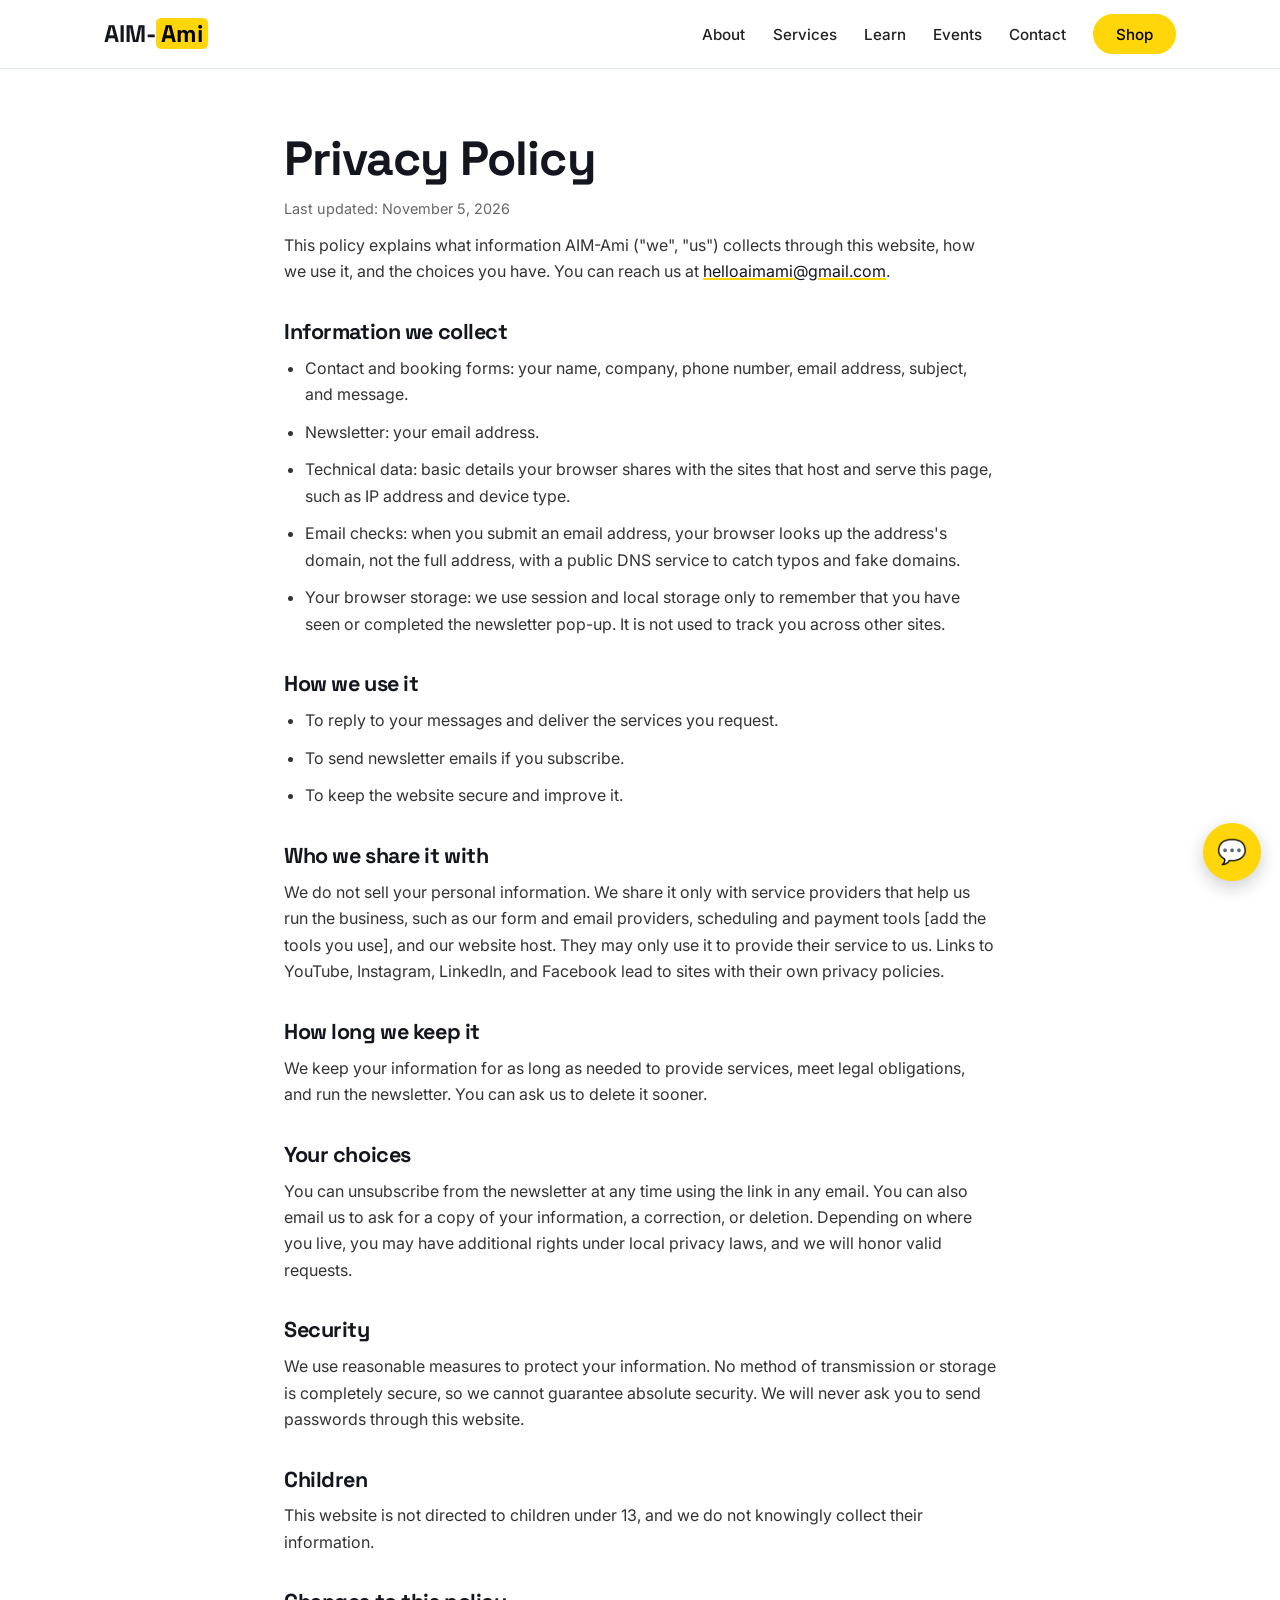
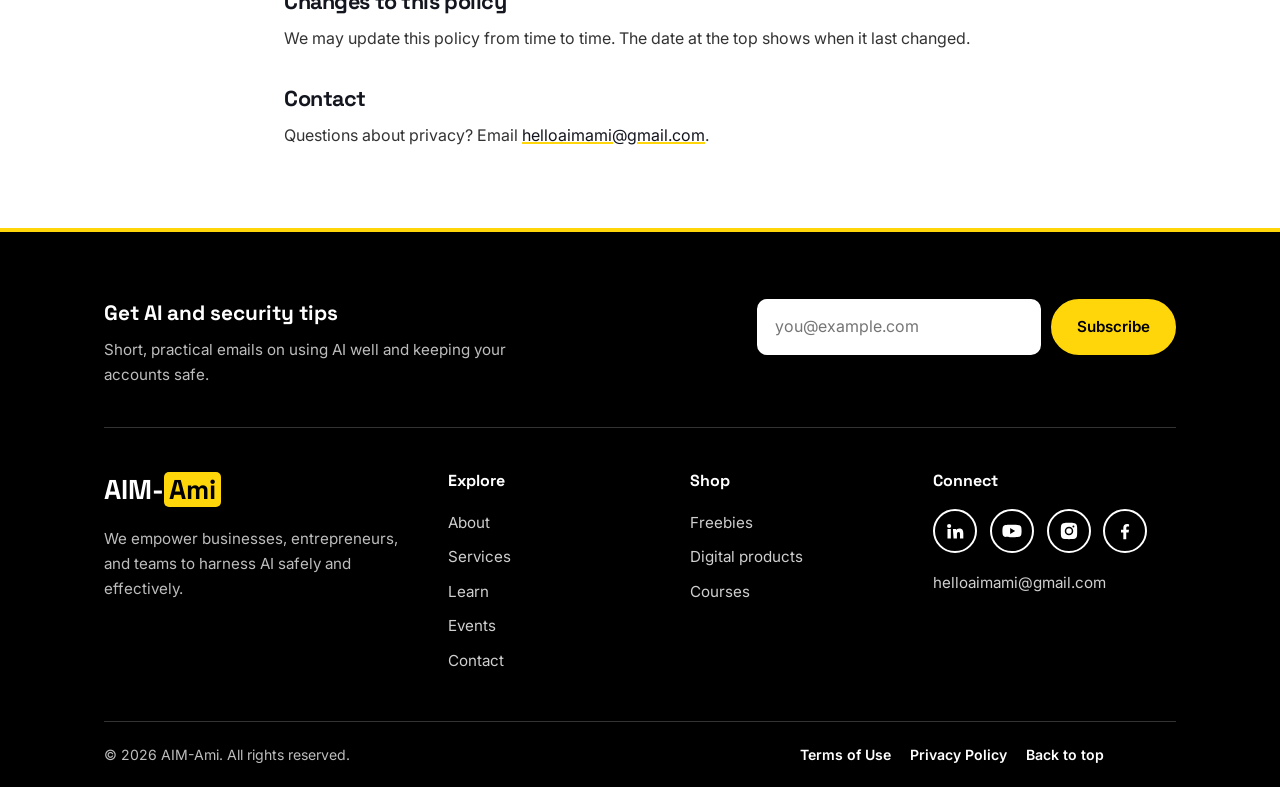
<file: privacy.html>
<!DOCTYPE html>
<html lang="en"><head><meta charset="utf-8"><meta name="viewport" content="width=device-width,initial-scale=1">
<title>Privacy Policy | AIM-Ami</title><meta name="description" content="How AIM-Ami collects, uses, and protects your information.">
<link rel="preconnect" href="https://fonts.googleapis.com"><link rel="preconnect" href="https://fonts.gstatic.com" crossorigin>
<link href="https://fonts.googleapis.com/css2?family=Inter:wght@400;500;600&family=Space+Grotesk:wght@500;700&display=swap" rel="stylesheet">
<link rel="stylesheet" href="styles.css"></head><body><header class="nav"><div class="wrap">
  <a class="logo" href="index.html">AIM-<b>Ami</b><i></i></a>
  <button class="burger" aria-label="Menu" aria-expanded="false">&#9776;</button>
  <ul class="links"><li><a href="index.html#about">About</a></li><li><a href="index.html#services">Services</a></li><li><a href="index.html#learn">Learn</a></li><li><a href="index.html#events">Events</a></li><li><a href="index.html#contact">Contact</a></li><li><a class="btn shop" href="shop.html">Shop</a></li></ul>
</div></header><main id="top"><div class="wrap legal"><h1>Privacy Policy</h1><p class="upd">Last updated: November 5, 2026</p>
<!-- PLACEHOLDER: this is a starter template. Have a lawyer review it and fill in the bracketed items before launch -->

<p>This policy explains what information AIM-Ami ("we", "us") collects through this website, how we use it, and the choices you have. You can reach us at <a href="mailto:helloaimami@gmail.com">helloaimami@gmail.com</a>.</p>
<h2>Information we collect</h2>
<ul><li>Contact and booking forms: your name, company, phone number, email address, subject, and message.</li>
<li>Newsletter: your email address.</li>
<li>Technical data: basic details your browser shares with the sites that host and serve this page, such as IP address and device type.</li>
<li>Email checks: when you submit an email address, your browser looks up the address's domain, not the full address, with a public DNS service to catch typos and fake domains.</li>
<li>Your browser storage: we use session and local storage only to remember that you have seen or completed the newsletter pop-up. It is not used to track you across other sites.</li></ul>
<h2>How we use it</h2>
<ul><li>To reply to your messages and deliver the services you request.</li>
<li>To send newsletter emails if you subscribe.</li>
<li>To keep the website secure and improve it.</li></ul>
<h2>Who we share it with</h2>
<p>We do not sell your personal information. We share it only with service providers that help us run the business, such as our form and email providers, scheduling and payment tools [add the tools you use], and our website host. They may only use it to provide their service to us. Links to YouTube, Instagram, LinkedIn, and Facebook lead to sites with their own privacy policies.</p>
<h2>How long we keep it</h2>
<p>We keep your information for as long as needed to provide services, meet legal obligations, and run the newsletter. You can ask us to delete it sooner.</p>
<h2>Your choices</h2>
<p>You can unsubscribe from the newsletter at any time using the link in any email. You can also email us to ask for a copy of your information, a correction, or deletion. Depending on where you live, you may have additional rights under local privacy laws, and we will honor valid requests.</p>
<h2>Security</h2>
<p>We use reasonable measures to protect your information. No method of transmission or storage is completely secure, so we cannot guarantee absolute security. We will never ask you to send passwords through this website.</p>
<h2>Children</h2>
<p>This website is not directed to children under 13, and we do not knowingly collect their information.</p>
<h2>Changes to this policy</h2>
<p>We may update this policy from time to time. The date at the top shows when it last changed.</p>
<h2>Contact</h2>
<p>Questions about privacy? Email <a href="mailto:helloaimami@gmail.com">helloaimami@gmail.com</a>.</p></div></main><footer><div class="wrap">
  <div class="fnl">
    <div><h4>Get AI and security tips</h4><p>Short, practical emails on using AI well and keeping your accounts safe.</p></div>
    <div class="fnl-r">
      <form class="nl-form" action="https://formspree.io/f/mqppokrp" method="POST"><label class="sr" for="fnl-email">Email</label><input id="fnl-email" type="email" name="email" required placeholder="you@example.com" autocomplete="email"><input type="hidden" name="_subject" value="Newsletter sign-up"><input class="hp" type="text" name="_gotcha" tabindex="-1" autocomplete="off" aria-hidden="true"><button class="btn" type="submit">Subscribe</button></form>
      <p class="nl-status" role="status"></p></div>
  </div>
  <div class="fgrid">
    <div><a class="logo" href="index.html#about">AIM-<b>Ami</b><i></i></a><p>We empower businesses, entrepreneurs, and teams to harness AI safely and effectively.</p></div>
    <div><h4>Explore</h4><ul><li><a href="index.html#about">About</a></li><li><a href="index.html#services">Services</a></li><li><a href="index.html#learn">Learn</a></li><li><a href="index.html#events">Events</a></li><li><a href="index.html#contact">Contact</a></li></ul></div>
    <div><h4>Shop</h4><ul><li><a href="shop.html#freebies">Freebies</a></li><li><a href="shop.html#products">Digital products</a></li><li><a href="shop.html#courses">Courses</a></li></ul></div>
    <div><h4>Connect</h4><div class="social"><a href="https://www.linkedin.com/in/jaydeep-sodhi/" aria-label="LinkedIn" target="_blank" rel="noopener"><svg viewBox="0 0 24 24" width="22" height="22" aria-hidden="true"><path d="M4.98 3.5a2.5 2.5 0 1 1 0 5 2.5 2.5 0 0 1 0-5zM3 9.5h4V21H3zM9.5 9.5h3.8v1.6h.1c.5-1 1.8-2 3.8-2 4 0 4.8 2.6 4.8 6V21h-4v-5c0-1.2 0-2.8-1.7-2.8s-2 1.3-2 2.7V21h-4z"/></svg></a><a href="https://www.youtube.com/@AIM-Ami" aria-label="YouTube" target="_blank" rel="noopener"><svg viewBox="0 0 24 24" width="22" height="22" aria-hidden="true"><path d="M23 7.2a3 3 0 0 0-2.1-2.1C19 4.600 12 4.600 12 4.600s-7 0-8.9.5A3 3 0 0 0 1 7.200C.5 9.100.5 12 .5 12s0 2.900.5 4.800a3 3 0 0 0 2.1 2.1c1.900.5 8.9.5 8.9.5s7 0 8.9-.5a3 3 0 0 0 2.1-2.1c.5-1.900.5-4.800.5-4.800s0-2.900-.5-4.800zM9.800 15.500v-7l6 3.500z"/></svg></a><a href="https://www.instagram.com/helloaimami/" aria-label="Instagram" target="_blank" rel="noopener"><svg viewBox="0 0 24 24" width="22" height="22" aria-hidden="true"><path d="M12 2.200c3.200 0 3.600 0 4.800.1 3.300.1 4.800 1.700 4.900 4.900.1 1.300.1 1.600.1 4.800s0 3.600-.1 4.800c-.1 3.200-1.700 4.800-4.900 4.900-1.300.1-1.600.1-4.800.1s-3.600 0-4.800-.1c-3.300-.1-4.800-1.700-4.900-4.900C2.200 15.600 2.200 15.200 2.200 12s0-3.600.1-4.800C2.400 3.900 4 2.400 7.200 2.300 8.400 2.200 8.800 2.200 12 2.200zM12 6.900a5.100 5.100 0 1 0 0 10.200 5.100 5.100 0 0 0 0-10.200zm0 8.400a3.300 3.300 0 1 1 0-6.600 3.300 3.300 0 0 1 0 6.600zm5.300-9.800a1.200 1.200 0 1 0 0 2.400 1.200 1.200 0 0 0 0-2.400z"/></svg></a><a href="https://www.facebook.com/Aim.Ami/" aria-label="Facebook" target="_blank" rel="noopener"><svg viewBox="0 0 24 24" width="22" height="22" aria-hidden="true"><path d="M13.5 22v-8.2h2.8l.5-3.3h-3.3V8.4c0-.9.4-1.7 1.8-1.7h1.6V3.9S15.6 3.6 14.3 3.6c-2.7 0-4.3 1.6-4.3 4.5v2.4H7.200v3.3H10V22z"/></svg></a></div><ul><li><a href="mailto:helloaimami@gmail.com">helloaimami@gmail.com</a></li></ul></div>
  </div>
  <div class="fbar"><span>&copy; 2026 AIM-Ami. All rights reserved.</span><span class="flinks"><a href="terms.html">Terms of Use</a><a href="privacy.html">Privacy Policy</a><a href="#top">Back to top</a></span></div>
</div></footer>
<div class="nl-modal" id="nl-modal" role="dialog" aria-modal="true" aria-labelledby="nl-title" data-nl-auto="off" hidden>
  <div class="nl-box"><button class="nl-close" type="button" aria-label="Close">&times;</button>
    <h3 id="nl-title">Get AI and security tips in your inbox</h3>
    <p>Short, practical emails on using AI well and keeping your accounts safe. No spam.</p>
    <form class="nl-form" action="https://formspree.io/f/mqppokrp" method="POST"><label class="sr" for="nl-email">Email</label><input id="nl-email" type="email" name="email" required placeholder="you@example.com" autocomplete="email"><input type="hidden" name="_subject" value="Newsletter sign-up"><input class="hp" type="text" name="_gotcha" tabindex="-1" autocomplete="off" aria-hidden="true"><button class="btn" type="submit">Subscribe</button></form>
    <p class="nl-status" role="status"></p>
    <small>Unsubscribe anytime. See our <a href="privacy.html">Privacy Policy</a>.</small></div></div>
<!-- PLACEHOLDER: free chatbot goes here. Paste your chatbot embed script inside this div. -->
<div id="chatbot-slot"><div class="chat-panel" role="dialog" aria-label="Chat"><b>Chatbot coming soon</b><p>The free assistant will live here. For now, use the contact form.</p></div><button class="chat-btn" aria-label="Open chat">&#128172;</button></div>
<script src="main.js"></script></body></html>
</file>
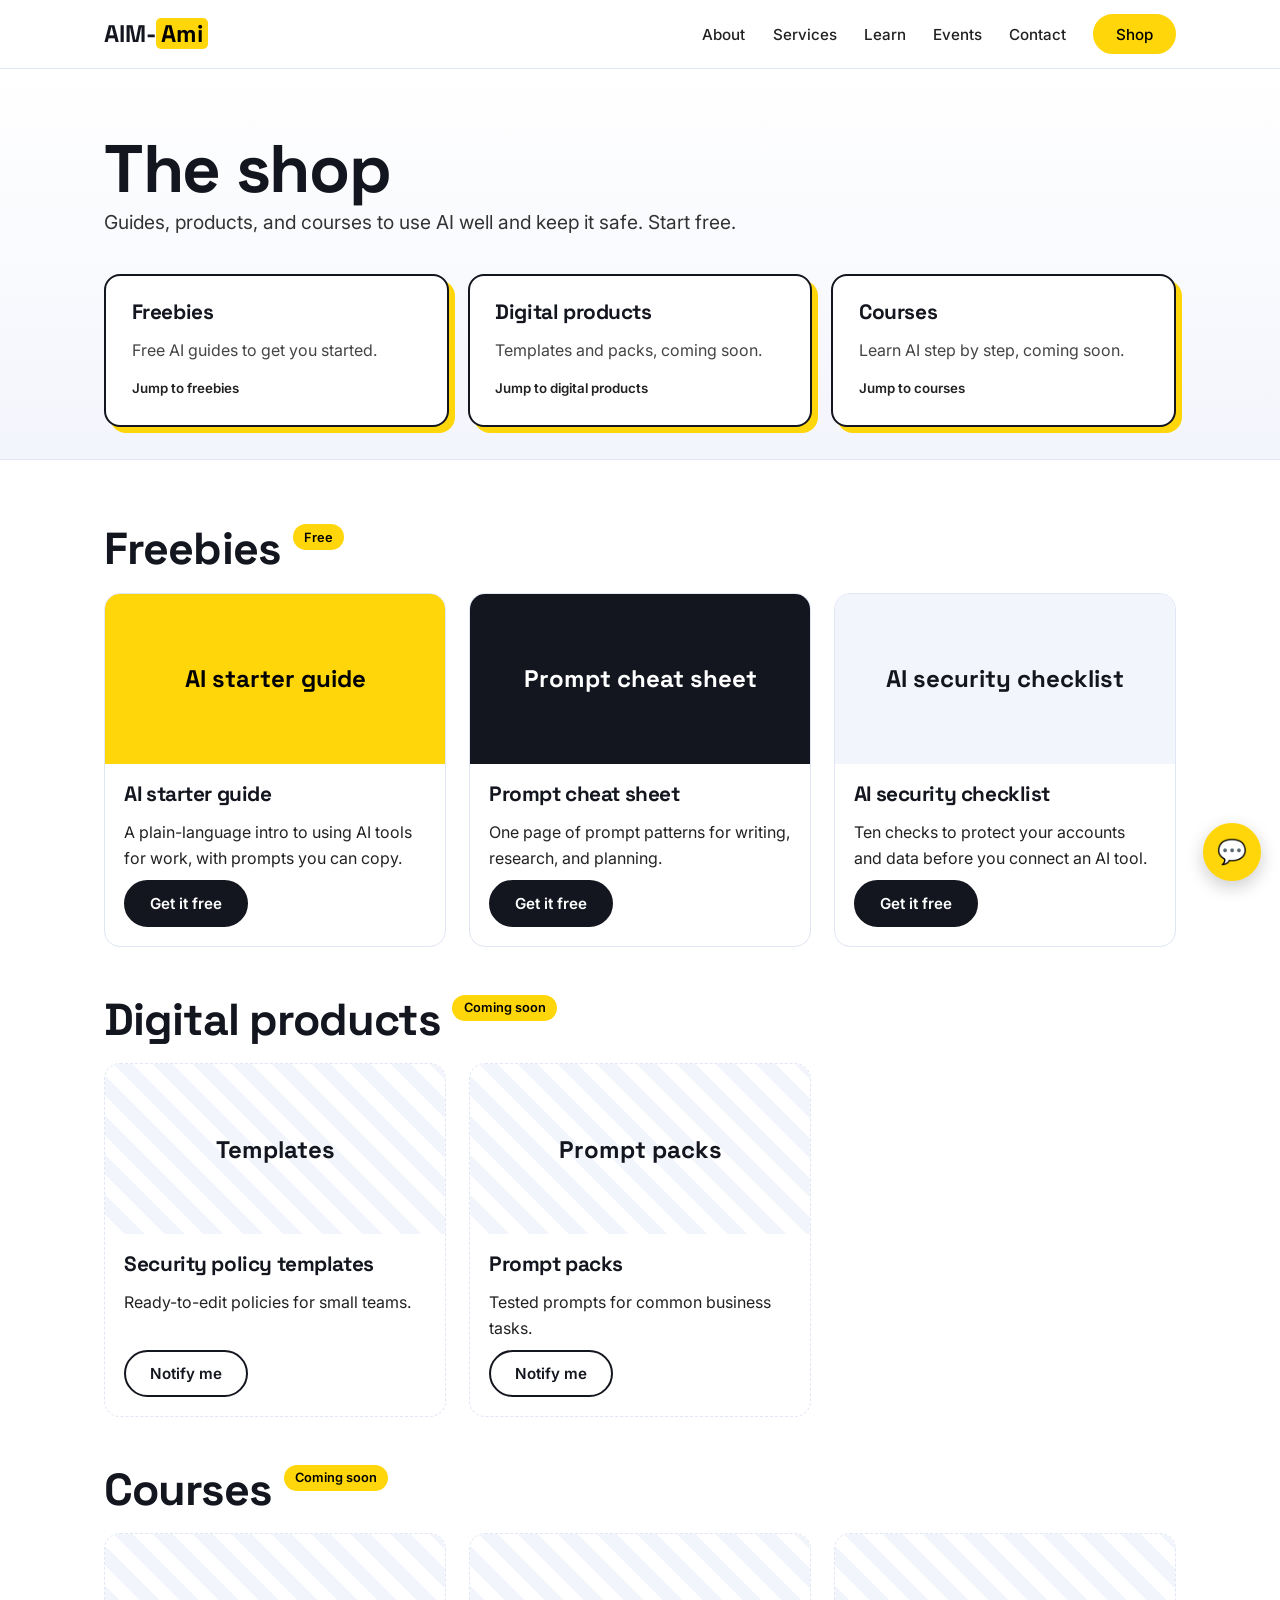
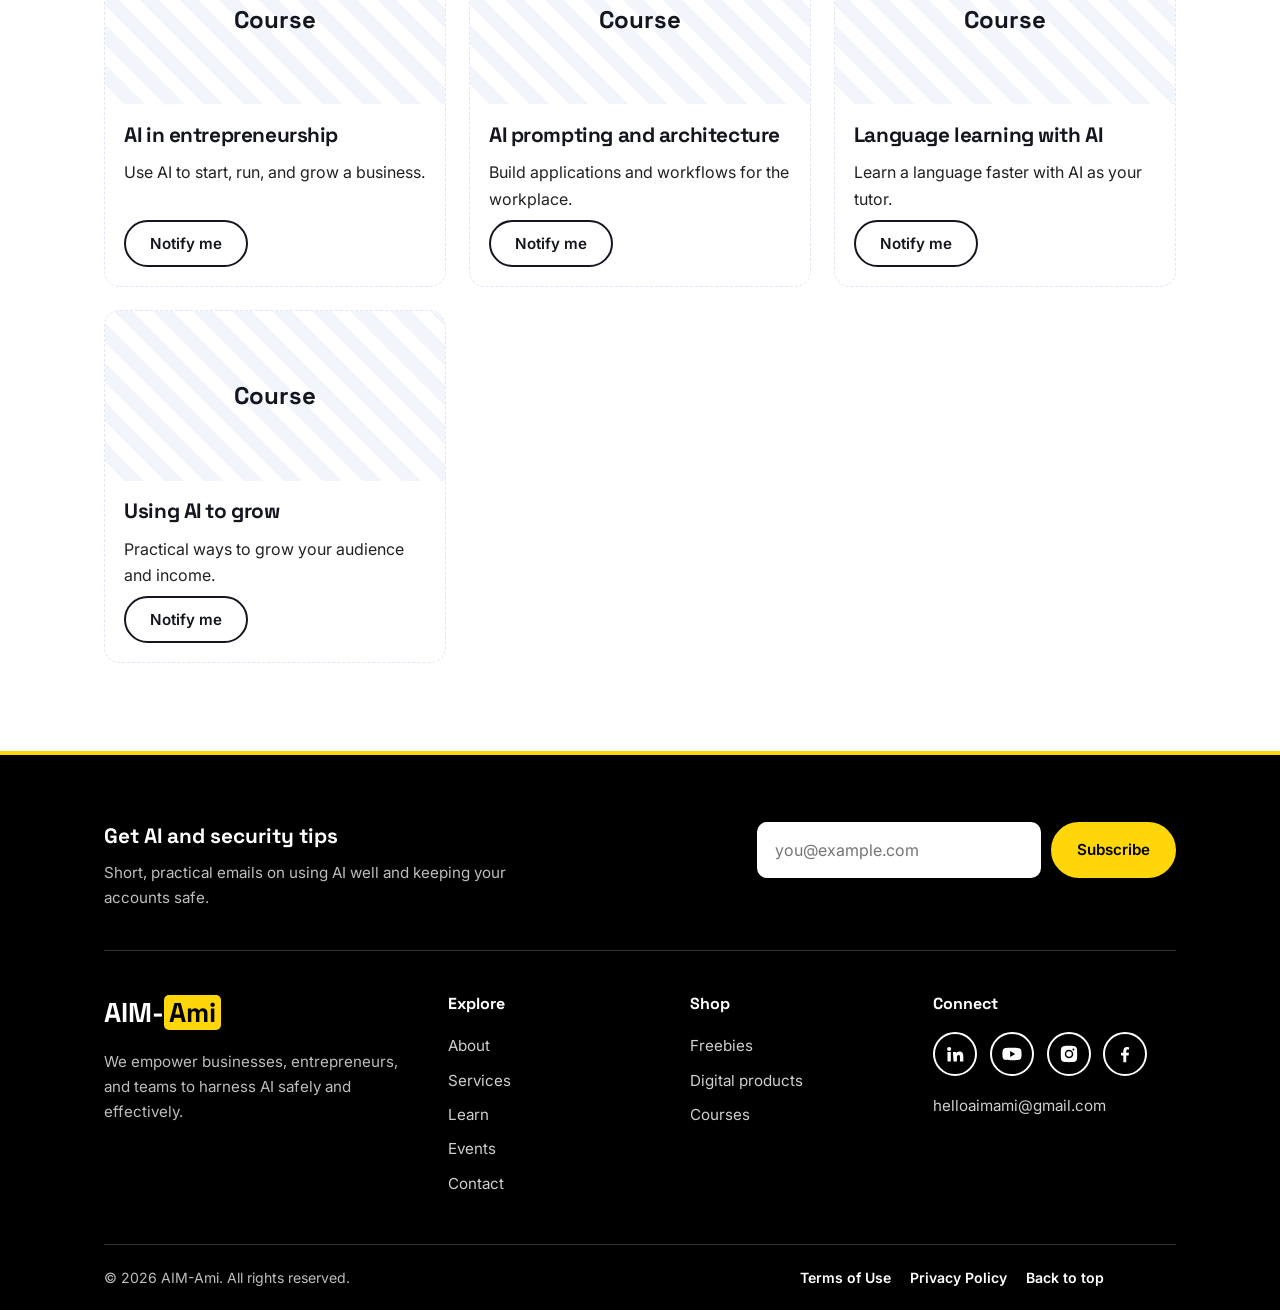
<file: shop.html>
<!DOCTYPE html>
<html lang="en"><head><meta charset="utf-8"><meta name="viewport" content="width=device-width,initial-scale=1">
<title>Shop | AIM-Ami</title><meta name="description" content="Free AI guides, digital products, and courses from AIM-Ami.">
<link rel="preconnect" href="https://fonts.googleapis.com"><link rel="preconnect" href="https://fonts.gstatic.com" crossorigin>
<link href="https://fonts.googleapis.com/css2?family=Inter:wght@400;500;600&family=Space+Grotesk:wght@500;700&display=swap" rel="stylesheet">
<link rel="stylesheet" href="styles.css"></head><body><header class="nav"><div class="wrap">
  <a class="logo" href="index.html">AIM-<b>Ami</b><i></i></a>
  <button class="burger" aria-label="Menu" aria-expanded="false">&#9776;</button>
  <ul class="links"><li><a href="index.html#about">About</a></li><li><a href="index.html#services">Services</a></li><li><a href="index.html#learn">Learn</a></li><li><a href="index.html#events">Events</a></li><li><a href="index.html#contact">Contact</a></li><li><a class="btn shop" href="shop.html">Shop</a></li></ul>
</div></header>
<main id="top"><div class="shophead"><div class="wrap"><h1>The shop</h1><p class="lead">Guides, products, and courses to use AI well and keep it safe. Start free.</p>
  <div class="jump">
    <a href="#freebies"><h3>Freebies</h3><span>Free AI guides to get you started.</span><small>Jump to freebies</small></a>
    <a href="#products"><h3>Digital products</h3><span>Templates and packs, coming soon.</span><small>Jump to digital products</small></a>
    <a href="#courses"><h3>Courses</h3><span>Learn AI step by step, coming soon.</span><small>Jump to courses</small></a>
  </div></div></div>
<section style="padding-top:1rem"><div class="wrap">
  <div class="section-t" id="freebies"><h2 style="margin:0">Freebies</h2><span class="tag">Free</span></div>
  <!-- PLACEHOLDER: swap each button for a direct download link (e.g. href="downloads/guide.pdf") once files exist. For now they open the contact form with the title filled in. -->
  <div class="grid3"><article class="item"><div class="cover c1">AI starter guide</div><div class="body"><h3>AI starter guide</h3><p>A plain-language intro to using AI tools for work, with prompts you can copy.</p><a class="btn " href="index.html?subject=Free%20guide%3A%20AI%20starter%20guide#contact">Get it free</a></div></article><article class="item"><div class="cover c2">Prompt cheat sheet</div><div class="body"><h3>Prompt cheat sheet</h3><p>One page of prompt patterns for writing, research, and planning.</p><a class="btn " href="index.html?subject=Free%20guide%3A%20Prompt%20cheat%20sheet#contact">Get it free</a></div></article><article class="item"><div class="cover c3">AI security checklist</div><div class="body"><h3>AI security checklist</h3><p>Ten checks to protect your accounts and data before you connect an AI tool.</p><a class="btn " href="index.html?subject=Free%20guide%3A%20AI%20security%20checklist#contact">Get it free</a></div></article></div>
  <div class="section-t" id="products"><h2 style="margin:0">Digital products</h2><span class="tag">Coming soon</span></div>
  <div class="grid3"><article class="item locked"><div class="cover c4">Templates</div><div class="body"><h3>Security policy templates</h3><p>Ready-to-edit policies for small teams.</p><a class="btn alt" href="index.html?subject=Notify%20me%3A%20Security%20policy%20templates#contact">Notify me</a></div></article><article class="item locked"><div class="cover c4">Prompt packs</div><div class="body"><h3>Prompt packs</h3><p>Tested prompts for common business tasks.</p><a class="btn alt" href="index.html?subject=Notify%20me%3A%20Prompt%20packs#contact">Notify me</a></div></article></div>
  <div class="section-t" id="courses"><h2 style="margin:0">Courses</h2><span class="tag">Coming soon</span></div>
  <div class="grid3"><article class="item locked"><div class="cover c4">Course</div><div class="body"><h3>AI in entrepreneurship</h3><p>Use AI to start, run, and grow a business.</p><a class="btn alt" href="index.html?subject=Notify%20me%3A%20AI%20in%20entrepreneurship%20course#contact">Notify me</a></div></article><article class="item locked"><div class="cover c4">Course</div><div class="body"><h3>AI prompting and architecture</h3><p>Build applications and workflows for the workplace.</p><a class="btn alt" href="index.html?subject=Notify%20me%3A%20AI%20prompting%20and%20architecture%20course#contact">Notify me</a></div></article><article class="item locked"><div class="cover c4">Course</div><div class="body"><h3>Language learning with AI</h3><p>Learn a language faster with AI as your tutor.</p><a class="btn alt" href="index.html?subject=Notify%20me%3A%20Language%20learning%20with%20AI%20course#contact">Notify me</a></div></article><article class="item locked"><div class="cover c4">Course</div><div class="body"><h3>Using AI to grow</h3><p>Practical ways to grow your audience and income.</p><a class="btn alt" href="index.html?subject=Notify%20me%3A%20Using%20AI%20to%20grow%20course#contact">Notify me</a></div></article></div>
</div></section></main>
<footer><div class="wrap">
  <div class="fnl">
    <div><h4>Get AI and security tips</h4><p>Short, practical emails on using AI well and keeping your accounts safe.</p></div>
    <div class="fnl-r">
      <form class="nl-form" action="https://formspree.io/f/mqppokrp" method="POST"><label class="sr" for="fnl-email">Email</label><input id="fnl-email" type="email" name="email" required placeholder="you@example.com" autocomplete="email"><input type="hidden" name="_subject" value="Newsletter sign-up"><input class="hp" type="text" name="_gotcha" tabindex="-1" autocomplete="off" aria-hidden="true"><button class="btn" type="submit">Subscribe</button></form>
      <p class="nl-status" role="status"></p></div>
  </div>
  <div class="fgrid">
    <div><a class="logo" href="index.html#about">AIM-<b>Ami</b><i></i></a><p>We empower businesses, entrepreneurs, and teams to harness AI safely and effectively.</p></div>
    <div><h4>Explore</h4><ul><li><a href="index.html#about">About</a></li><li><a href="index.html#services">Services</a></li><li><a href="index.html#learn">Learn</a></li><li><a href="index.html#events">Events</a></li><li><a href="index.html#contact">Contact</a></li></ul></div>
    <div><h4>Shop</h4><ul><li><a href="shop.html#freebies">Freebies</a></li><li><a href="shop.html#products">Digital products</a></li><li><a href="shop.html#courses">Courses</a></li></ul></div>
    <div><h4>Connect</h4><div class="social"><a href="https://www.linkedin.com/in/jaydeep-sodhi/" aria-label="LinkedIn" target="_blank" rel="noopener"><svg viewBox="0 0 24 24" width="22" height="22" aria-hidden="true"><path d="M4.98 3.5a2.5 2.5 0 1 1 0 5 2.5 2.5 0 0 1 0-5zM3 9.5h4V21H3zM9.5 9.5h3.8v1.6h.1c.5-1 1.8-2 3.8-2 4 0 4.8 2.6 4.8 6V21h-4v-5c0-1.2 0-2.8-1.7-2.8s-2 1.3-2 2.7V21h-4z"/></svg></a><a href="https://www.youtube.com/@AIM-Ami" aria-label="YouTube" target="_blank" rel="noopener"><svg viewBox="0 0 24 24" width="22" height="22" aria-hidden="true"><path d="M23 7.2a3 3 0 0 0-2.1-2.1C19 4.600 12 4.600 12 4.600s-7 0-8.9.5A3 3 0 0 0 1 7.200C.5 9.100.5 12 .5 12s0 2.900.5 4.800a3 3 0 0 0 2.1 2.1c1.900.5 8.9.5 8.9.5s7 0 8.9-.5a3 3 0 0 0 2.1-2.1c.5-1.900.5-4.800.5-4.800s0-2.900-.5-4.800zM9.800 15.500v-7l6 3.500z"/></svg></a><a href="https://www.instagram.com/helloaimami/" aria-label="Instagram" target="_blank" rel="noopener"><svg viewBox="0 0 24 24" width="22" height="22" aria-hidden="true"><path d="M12 2.200c3.200 0 3.600 0 4.800.1 3.300.1 4.800 1.700 4.900 4.900.1 1.300.1 1.600.1 4.800s0 3.600-.1 4.800c-.1 3.200-1.700 4.800-4.900 4.900-1.300.1-1.600.1-4.800.1s-3.600 0-4.800-.1c-3.300-.1-4.800-1.700-4.900-4.900C2.200 15.600 2.200 15.200 2.200 12s0-3.600.1-4.800C2.400 3.900 4 2.400 7.200 2.300 8.400 2.200 8.800 2.200 12 2.200zM12 6.900a5.100 5.100 0 1 0 0 10.200 5.100 5.100 0 0 0 0-10.200zm0 8.400a3.300 3.300 0 1 1 0-6.600 3.300 3.300 0 0 1 0 6.600zm5.300-9.800a1.200 1.200 0 1 0 0 2.400 1.200 1.200 0 0 0 0-2.400z"/></svg></a><a href="https://www.facebook.com/Aim.Ami/" aria-label="Facebook" target="_blank" rel="noopener"><svg viewBox="0 0 24 24" width="22" height="22" aria-hidden="true"><path d="M13.5 22v-8.2h2.8l.5-3.3h-3.3V8.4c0-.9.4-1.7 1.8-1.7h1.6V3.9S15.6 3.6 14.3 3.6c-2.7 0-4.3 1.6-4.3 4.5v2.4H7.200v3.3H10V22z"/></svg></a></div><ul><li><a href="mailto:helloaimami@gmail.com">helloaimami@gmail.com</a></li></ul></div>
  </div>
  <div class="fbar"><span>&copy; 2026 AIM-Ami. All rights reserved.</span><span class="flinks"><a href="terms.html">Terms of Use</a><a href="privacy.html">Privacy Policy</a><a href="#top">Back to top</a></span></div>
</div></footer>
<div class="nl-modal" id="nl-modal" role="dialog" aria-modal="true" aria-labelledby="nl-title" data-nl-auto="on" hidden>
  <div class="nl-box"><button class="nl-close" type="button" aria-label="Close">&times;</button>
    <h3 id="nl-title">Get AI and security tips in your inbox</h3>
    <p>Short, practical emails on using AI well and keeping your accounts safe. No spam.</p>
    <form class="nl-form" action="https://formspree.io/f/mqppokrp" method="POST"><label class="sr" for="nl-email">Email</label><input id="nl-email" type="email" name="email" required placeholder="you@example.com" autocomplete="email"><input type="hidden" name="_subject" value="Newsletter sign-up"><input class="hp" type="text" name="_gotcha" tabindex="-1" autocomplete="off" aria-hidden="true"><button class="btn" type="submit">Subscribe</button></form>
    <p class="nl-status" role="status"></p>
    <small>Unsubscribe anytime. See our <a href="privacy.html">Privacy Policy</a>.</small></div></div>
<!-- PLACEHOLDER: free chatbot goes here. Paste your chatbot embed script inside this div. -->
<div id="chatbot-slot"><div class="chat-panel" role="dialog" aria-label="Chat"><b>Chatbot coming soon</b><p>The free assistant will live here. For now, use the contact form.</p></div><button class="chat-btn" aria-label="Open chat">&#128172;</button></div>
<script src="main.js"></script></body></html>
</file>
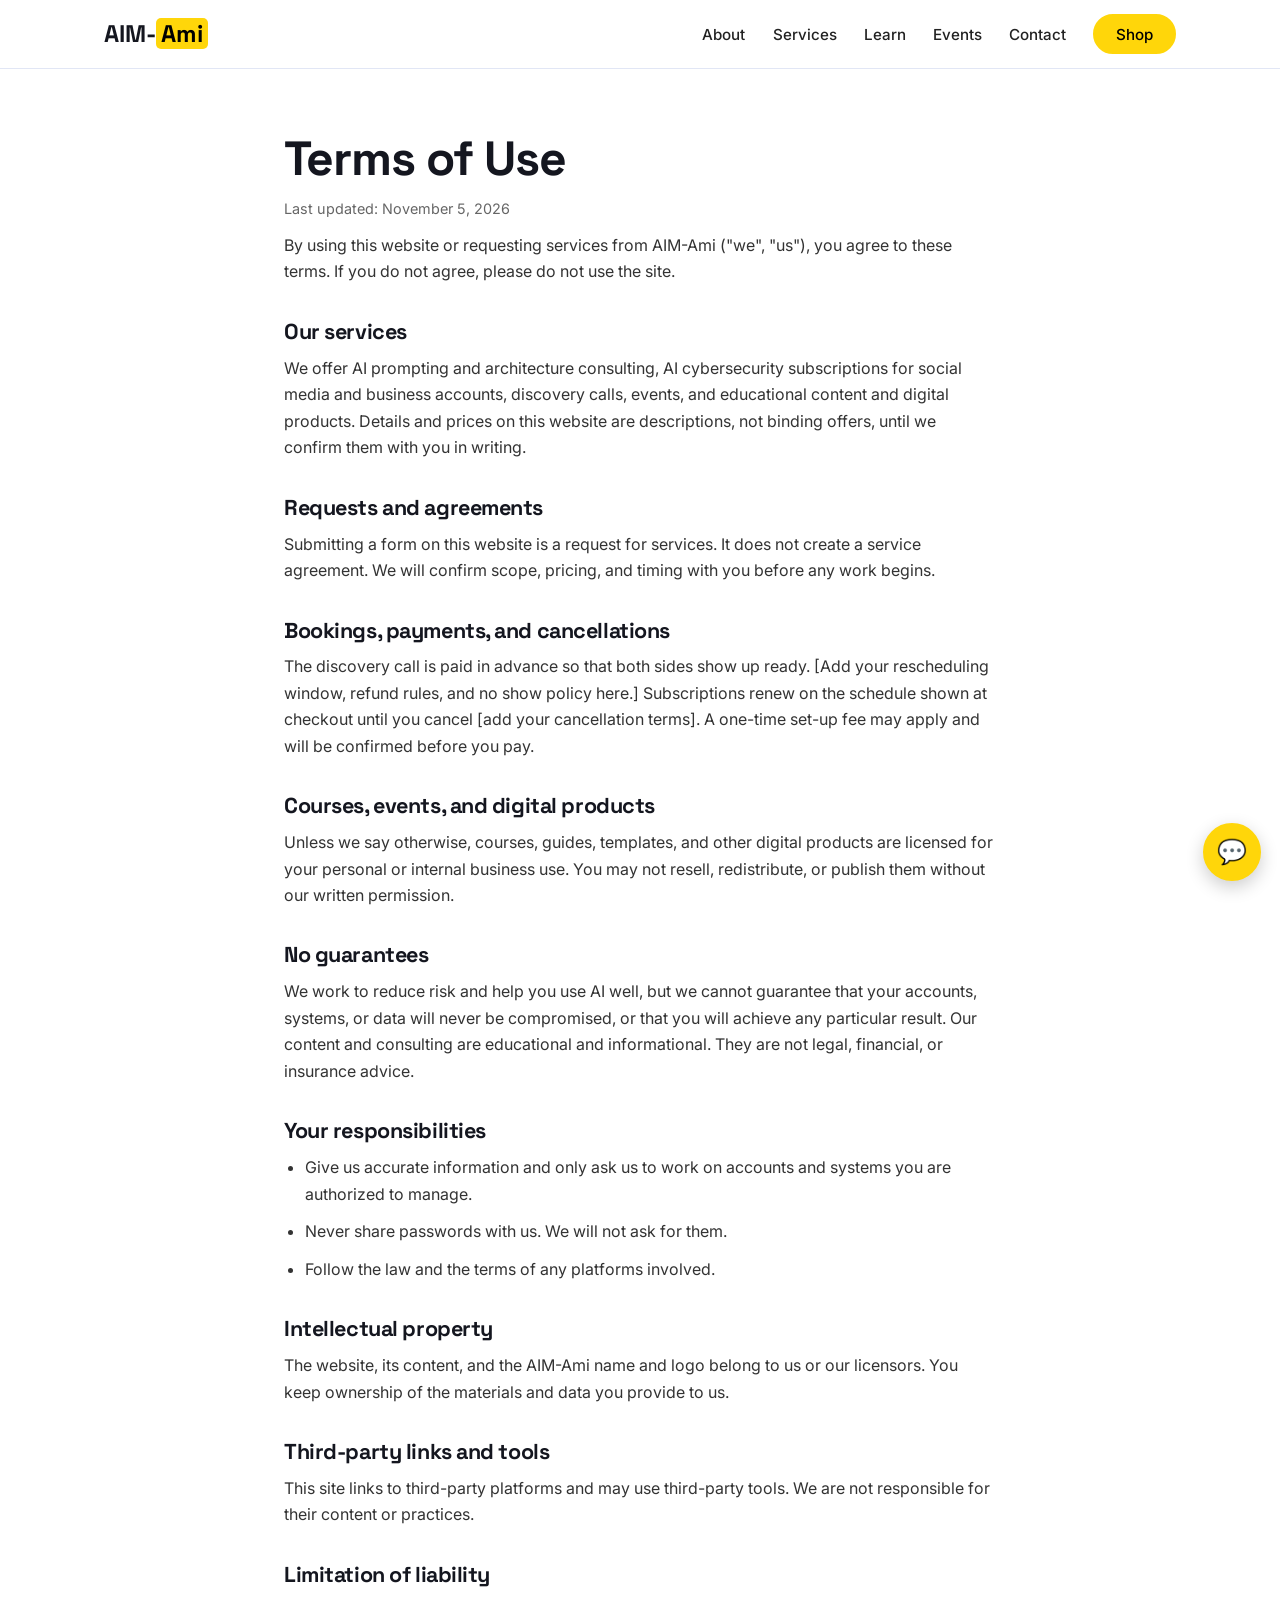
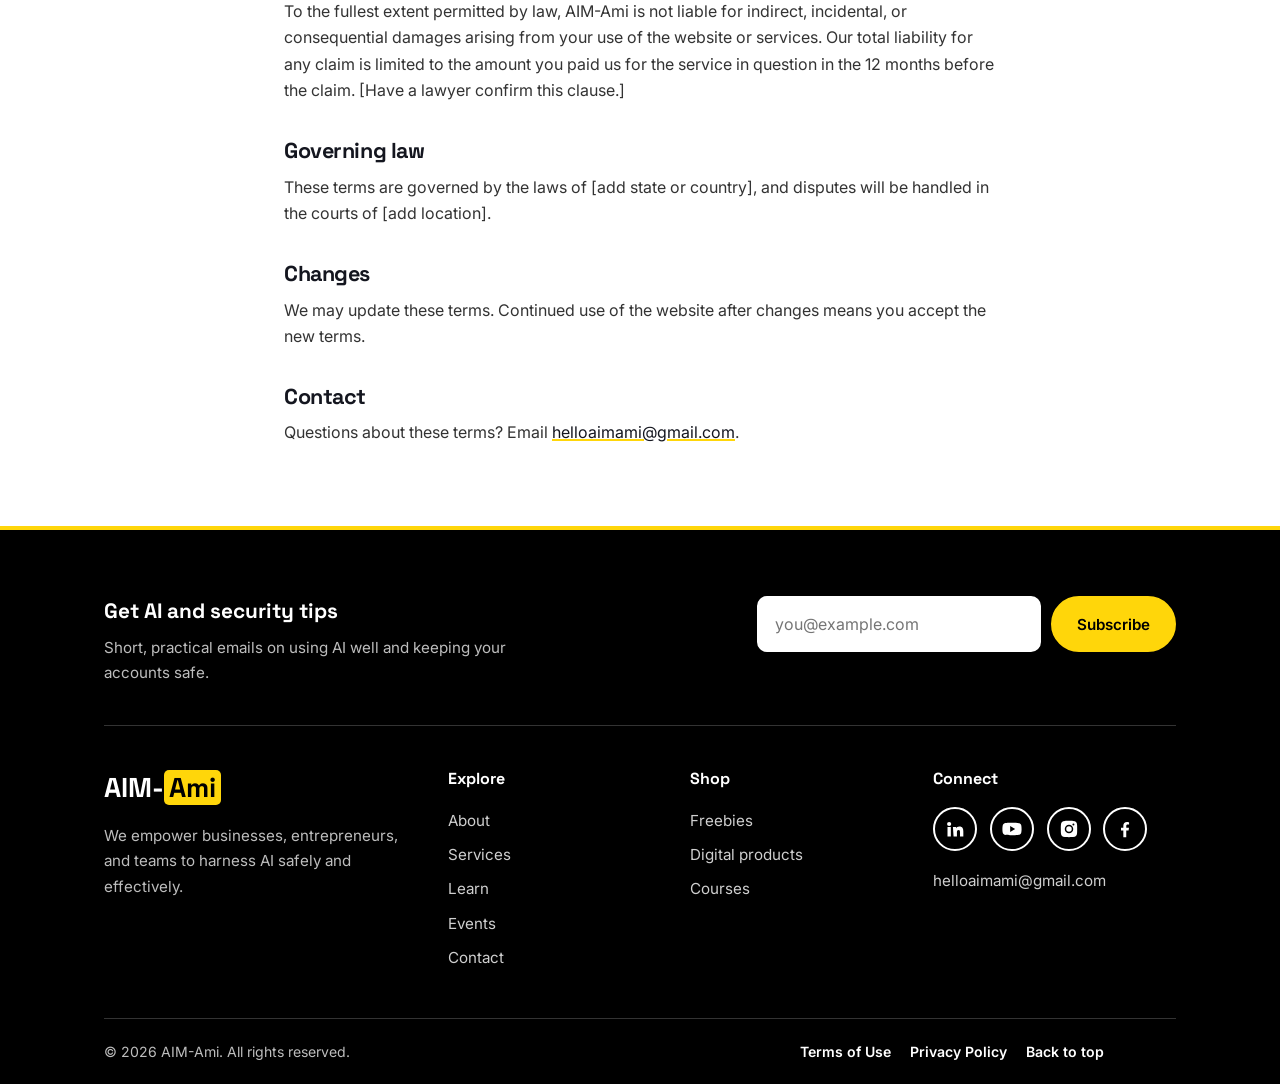
<file: terms.html>
<!DOCTYPE html>
<html lang="en"><head><meta charset="utf-8"><meta name="viewport" content="width=device-width,initial-scale=1">
<title>Terms of Use | AIM-Ami</title><meta name="description" content="The terms that apply when you use the AIM-Ami website and services.">
<link rel="preconnect" href="https://fonts.googleapis.com"><link rel="preconnect" href="https://fonts.gstatic.com" crossorigin>
<link href="https://fonts.googleapis.com/css2?family=Inter:wght@400;500;600&family=Space+Grotesk:wght@500;700&display=swap" rel="stylesheet">
<link rel="stylesheet" href="styles.css"></head><body><header class="nav"><div class="wrap">
  <a class="logo" href="index.html">AIM-<b>Ami</b><i></i></a>
  <button class="burger" aria-label="Menu" aria-expanded="false">&#9776;</button>
  <ul class="links"><li><a href="index.html#about">About</a></li><li><a href="index.html#services">Services</a></li><li><a href="index.html#learn">Learn</a></li><li><a href="index.html#events">Events</a></li><li><a href="index.html#contact">Contact</a></li><li><a class="btn shop" href="shop.html">Shop</a></li></ul>
</div></header><main id="top"><div class="wrap legal"><h1>Terms of Use</h1><p class="upd">Last updated: November 5, 2026</p>
<!-- PLACEHOLDER: this is a starter template. Have a lawyer review it and fill in the bracketed items before launch -->

<p>By using this website or requesting services from AIM-Ami ("we", "us"), you agree to these terms. If you do not agree, please do not use the site.</p>
<h2>Our services</h2>
<p>We offer AI prompting and architecture consulting, AI cybersecurity subscriptions for social media and business accounts, discovery calls, events, and educational content and digital products. Details and prices on this website are descriptions, not binding offers, until we confirm them with you in writing.</p>
<h2>Requests and agreements</h2>
<p>Submitting a form on this website is a request for services. It does not create a service agreement. We will confirm scope, pricing, and timing with you before any work begins.</p>
<h2>Bookings, payments, and cancellations</h2>
<p>The discovery call is paid in advance so that both sides show up ready. [Add your rescheduling window, refund rules, and no show policy here.] Subscriptions renew on the schedule shown at checkout until you cancel [add your cancellation terms]. A one-time set-up fee may apply and will be confirmed before you pay.</p>
<h2>Courses, events, and digital products</h2>
<p>Unless we say otherwise, courses, guides, templates, and other digital products are licensed for your personal or internal business use. You may not resell, redistribute, or publish them without our written permission.</p>
<h2>No guarantees</h2>
<p>We work to reduce risk and help you use AI well, but we cannot guarantee that your accounts, systems, or data will never be compromised, or that you will achieve any particular result. Our content and consulting are educational and informational. They are not legal, financial, or insurance advice.</p>
<h2>Your responsibilities</h2>
<ul><li>Give us accurate information and only ask us to work on accounts and systems you are authorized to manage.</li>
<li>Never share passwords with us. We will not ask for them.</li>
<li>Follow the law and the terms of any platforms involved.</li></ul>
<h2>Intellectual property</h2>
<p>The website, its content, and the AIM-Ami name and logo belong to us or our licensors. You keep ownership of the materials and data you provide to us.</p>
<h2>Third-party links and tools</h2>
<p>This site links to third-party platforms and may use third-party tools. We are not responsible for their content or practices.</p>
<h2>Limitation of liability</h2>
<p>To the fullest extent permitted by law, AIM-Ami is not liable for indirect, incidental, or consequential damages arising from your use of the website or services. Our total liability for any claim is limited to the amount you paid us for the service in question in the 12 months before the claim. [Have a lawyer confirm this clause.]</p>
<h2>Governing law</h2>
<p>These terms are governed by the laws of [add state or country], and disputes will be handled in the courts of [add location].</p>
<h2>Changes</h2>
<p>We may update these terms. Continued use of the website after changes means you accept the new terms.</p>
<h2>Contact</h2>
<p>Questions about these terms? Email <a href="mailto:helloaimami@gmail.com">helloaimami@gmail.com</a>.</p></div></main><footer><div class="wrap">
  <div class="fnl">
    <div><h4>Get AI and security tips</h4><p>Short, practical emails on using AI well and keeping your accounts safe.</p></div>
    <div class="fnl-r">
      <form class="nl-form" action="https://formspree.io/f/mqppokrp" method="POST"><label class="sr" for="fnl-email">Email</label><input id="fnl-email" type="email" name="email" required placeholder="you@example.com" autocomplete="email"><input type="hidden" name="_subject" value="Newsletter sign-up"><input class="hp" type="text" name="_gotcha" tabindex="-1" autocomplete="off" aria-hidden="true"><button class="btn" type="submit">Subscribe</button></form>
      <p class="nl-status" role="status"></p></div>
  </div>
  <div class="fgrid">
    <div><a class="logo" href="index.html#about">AIM-<b>Ami</b><i></i></a><p>We empower businesses, entrepreneurs, and teams to harness AI safely and effectively.</p></div>
    <div><h4>Explore</h4><ul><li><a href="index.html#about">About</a></li><li><a href="index.html#services">Services</a></li><li><a href="index.html#learn">Learn</a></li><li><a href="index.html#events">Events</a></li><li><a href="index.html#contact">Contact</a></li></ul></div>
    <div><h4>Shop</h4><ul><li><a href="shop.html#freebies">Freebies</a></li><li><a href="shop.html#products">Digital products</a></li><li><a href="shop.html#courses">Courses</a></li></ul></div>
    <div><h4>Connect</h4><div class="social"><a href="https://www.linkedin.com/in/jaydeep-sodhi/" aria-label="LinkedIn" target="_blank" rel="noopener"><svg viewBox="0 0 24 24" width="22" height="22" aria-hidden="true"><path d="M4.98 3.5a2.5 2.5 0 1 1 0 5 2.5 2.5 0 0 1 0-5zM3 9.5h4V21H3zM9.5 9.5h3.8v1.6h.1c.5-1 1.8-2 3.8-2 4 0 4.8 2.6 4.8 6V21h-4v-5c0-1.2 0-2.8-1.7-2.8s-2 1.3-2 2.7V21h-4z"/></svg></a><a href="https://www.youtube.com/@AIM-Ami" aria-label="YouTube" target="_blank" rel="noopener"><svg viewBox="0 0 24 24" width="22" height="22" aria-hidden="true"><path d="M23 7.2a3 3 0 0 0-2.1-2.1C19 4.600 12 4.600 12 4.600s-7 0-8.9.5A3 3 0 0 0 1 7.200C.5 9.100.5 12 .5 12s0 2.900.5 4.800a3 3 0 0 0 2.1 2.1c1.900.5 8.9.5 8.9.5s7 0 8.9-.5a3 3 0 0 0 2.1-2.1c.5-1.900.5-4.800.5-4.800s0-2.900-.5-4.800zM9.800 15.500v-7l6 3.500z"/></svg></a><a href="https://www.instagram.com/helloaimami/" aria-label="Instagram" target="_blank" rel="noopener"><svg viewBox="0 0 24 24" width="22" height="22" aria-hidden="true"><path d="M12 2.200c3.200 0 3.600 0 4.800.1 3.300.1 4.800 1.700 4.900 4.900.1 1.300.1 1.600.1 4.800s0 3.600-.1 4.800c-.1 3.200-1.700 4.800-4.900 4.900-1.300.1-1.600.1-4.800.1s-3.600 0-4.800-.1c-3.300-.1-4.800-1.700-4.900-4.900C2.200 15.600 2.200 15.200 2.200 12s0-3.600.1-4.800C2.400 3.900 4 2.400 7.200 2.300 8.400 2.200 8.800 2.200 12 2.200zM12 6.900a5.100 5.100 0 1 0 0 10.200 5.100 5.100 0 0 0 0-10.200zm0 8.400a3.300 3.300 0 1 1 0-6.600 3.300 3.300 0 0 1 0 6.600zm5.300-9.800a1.200 1.200 0 1 0 0 2.400 1.200 1.200 0 0 0 0-2.400z"/></svg></a><a href="https://www.facebook.com/Aim.Ami/" aria-label="Facebook" target="_blank" rel="noopener"><svg viewBox="0 0 24 24" width="22" height="22" aria-hidden="true"><path d="M13.5 22v-8.2h2.8l.5-3.3h-3.3V8.4c0-.9.4-1.7 1.8-1.7h1.6V3.9S15.6 3.6 14.3 3.6c-2.7 0-4.3 1.6-4.3 4.5v2.4H7.200v3.3H10V22z"/></svg></a></div><ul><li><a href="mailto:helloaimami@gmail.com">helloaimami@gmail.com</a></li></ul></div>
  </div>
  <div class="fbar"><span>&copy; 2026 AIM-Ami. All rights reserved.</span><span class="flinks"><a href="terms.html">Terms of Use</a><a href="privacy.html">Privacy Policy</a><a href="#top">Back to top</a></span></div>
</div></footer>
<div class="nl-modal" id="nl-modal" role="dialog" aria-modal="true" aria-labelledby="nl-title" data-nl-auto="off" hidden>
  <div class="nl-box"><button class="nl-close" type="button" aria-label="Close">&times;</button>
    <h3 id="nl-title">Get AI and security tips in your inbox</h3>
    <p>Short, practical emails on using AI well and keeping your accounts safe. No spam.</p>
    <form class="nl-form" action="https://formspree.io/f/mqppokrp" method="POST"><label class="sr" for="nl-email">Email</label><input id="nl-email" type="email" name="email" required placeholder="you@example.com" autocomplete="email"><input type="hidden" name="_subject" value="Newsletter sign-up"><input class="hp" type="text" name="_gotcha" tabindex="-1" autocomplete="off" aria-hidden="true"><button class="btn" type="submit">Subscribe</button></form>
    <p class="nl-status" role="status"></p>
    <small>Unsubscribe anytime. See our <a href="privacy.html">Privacy Policy</a>.</small></div></div>
<!-- PLACEHOLDER: free chatbot goes here. Paste your chatbot embed script inside this div. -->
<div id="chatbot-slot"><div class="chat-panel" role="dialog" aria-label="Chat"><b>Chatbot coming soon</b><p>The free assistant will live here. For now, use the contact form.</p></div><button class="chat-btn" aria-label="Open chat">&#128172;</button></div>
<script src="main.js"></script></body></html>
</file>
<file: styles.css>
:root{--blue:#1F4BFF;--navy:#0C1F8F;--ink:#14161f;--grey:#f3f5fc;--line:#e1e6f5;--yellow:#FFD60A;--r:16px}
*{box-sizing:border-box;margin:0;padding:0}
html{scroll-behavior:smooth;scroll-padding-top:76px}
body{font-family:'Inter',system-ui,sans-serif;color:#222;background:#fff;line-height:1.65;-webkit-font-smoothing:antialiased}
h1,h2,h3{font-family:'Space Grotesk','Inter',sans-serif;line-height:1.1;letter-spacing:-.02em;color:var(--ink)}
h1{font-size:clamp(2.4rem,6vw,4.2rem)}h2{font-size:clamp(1.9rem,4vw,2.8rem);margin-bottom:.6rem}h3{font-size:1.3rem;margin-bottom:.3rem}
a{color:inherit}
:focus-visible{outline:3px solid var(--blue);outline-offset:3px}
.wrap{max-width:1120px;margin:0 auto;padding:0 1.5rem}
section{padding:5.5rem 0}
.lead{font-size:1.2rem;max-width:58ch;color:#333}
.sub{color:#555;max-width:60ch;margin-bottom:2.5rem}
.nav{position:sticky;top:0;z-index:50;background:rgba(255,255,255,.94);backdrop-filter:blur(8px);border-bottom:1px solid var(--line)}
.nav .wrap{display:flex;align-items:center;justify-content:space-between;height:68px}
.logo{font-family:'Space Grotesk',sans-serif;font-weight:700;font-size:1.5rem;text-decoration:none;color:var(--ink)}
.logo b{color:var(--blue);font:inherit}
.logo i{display:inline-block;width:8px;height:8px;border-radius:50%;background:var(--yellow);margin-left:3px}
.links{display:flex;gap:1.7rem;align-items:center;list-style:none}
.links a{text-decoration:none;font-weight:500;font-size:.95rem;transition:color .15s}
.links a:hover{color:var(--blue)}
.links a.btn{padding:.55rem 1.3rem}
.burger{display:none;background:none;border:0;font-size:1.6rem;cursor:pointer;color:var(--blue)}
.btn{display:inline-block;font:600 .95rem 'Inter',sans-serif;padding:.75rem 1.5rem;border-radius:999px;border:2px solid var(--blue);background:var(--blue);color:#fff;text-decoration:none;cursor:pointer;transition:transform .15s,background .2s,color .2s,border-color .2s}
.btn:hover{background:var(--navy);border-color:var(--navy);color:#fff;transform:translateY(-2px)}
.btn.alt{background:#fff;color:var(--blue)}.btn.alt:hover{background:var(--blue);color:#fff;border-color:var(--blue)}
.btn.light{background:#fff;color:var(--blue);border-color:#fff}.btn.light:hover{background:var(--ink);color:#fff;border-color:var(--ink)}
.links a.btn.shop,.btn.shop{background:var(--yellow);border-color:var(--yellow);color:#000}.btn.shop:hover{background:var(--blue);border-color:var(--blue);color:#fff}
#about{padding-top:0}
.hero{position:relative;overflow:hidden;background:linear-gradient(#fff,var(--grey));border-bottom:1px solid var(--line);padding:4.5rem 0 3.5rem}
#net{position:absolute;inset:0;width:100%;height:100%}
.hero .wrap{position:relative;text-align:center;pointer-events:none}.hero .wrap>*{pointer-events:auto}
.head{width:132px;height:132px;border-radius:50%;border:4px solid var(--blue);box-shadow:0 0 0 10px rgba(31,75,255,.12);margin:0 auto 1.5rem;background:#fff;display:grid;place-items:center;font-size:.8rem;color:#777;overflow:hidden}
.head img{width:100%;height:100%;object-fit:cover}
.social{display:flex;gap:.8rem;justify-content:center;margin:1.2rem 0 1.4rem}
.social a{width:44px;height:44px;display:grid;place-items:center;border:2px solid var(--blue);color:var(--blue);border-radius:50%;background:#fff;transition:.2s}
.social a:hover{background:var(--blue);color:#fff;transform:translateY(-3px)}
.social svg{width:20px;height:20px;fill:currentColor}
.hint{font-size:.85rem;color:#666;margin-top:1rem}
.bio{display:grid;grid-template-columns:1.25fr 1fr;gap:4rem;padding-top:4.5rem;align-items:start}
.bio p+p{margin-top:1rem}
.facts{list-style:none;display:grid;gap:1.5rem}
.facts li{border-left:4px solid var(--blue);padding-left:1.1rem}
.facts b{display:block;font-family:'Space Grotesk',sans-serif;font-size:1.15rem;color:var(--ink)}
.call{margin-top:3.5rem;background:var(--grey);border-left:6px solid var(--blue);color:#222;border-radius:var(--r);padding:2.2rem 2.4rem;display:flex;gap:2rem;justify-content:space-between;align-items:center;flex-wrap:wrap}
.call h3{font-size:1.7rem}.call p{max-width:52ch;color:#444}
.call .meta{display:flex;flex-direction:column;align-items:flex-start;gap:.6rem}
.call .price{font:700 1.8rem 'Space Grotesk',sans-serif}.call .price small{font:500 .9rem 'Inter',sans-serif;color:#666}
.marquee{overflow:hidden;margin-top:4rem;-webkit-mask-image:linear-gradient(90deg,transparent,#000 8%,#000 92%,transparent);mask-image:linear-gradient(90deg,transparent,#000 8%,#000 92%,transparent)}
.marquee h3{text-align:center;margin-bottom:1.4rem;color:var(--ink);font-size:1.1rem}
.track{display:flex;gap:1.2rem;width:max-content;animation:slide 60s linear infinite}
.marquee:hover .track{animation-play-state:paused}
@keyframes slide{from{transform:translateX(-50%)}to{transform:translateX(0)}}
.quote{flex:0 0 340px;background:var(--grey);border-radius:var(--r);padding:1.5rem;transition:background .2s,color .2s}
.quote:hover{background:var(--blue);color:#fff}
.quote p{margin-bottom:1.1rem}
.who{display:flex;align-items:center;gap:.75rem}.who small{display:block;color:#666;line-height:1.3}.quote:hover .who small{color:#dbe3ff}
.av{width:46px;height:46px;border-radius:50%;background:var(--blue);color:#fff;display:grid;place-items:center;font-weight:600;overflow:hidden;flex:none;border:2px solid #fff}
.av img{width:100%;height:100%;object-fit:cover}
.quote:hover .av{background:#fff;color:var(--blue)}
#services{background:var(--grey)}.addons{margin-top:.2rem;font-size:.9rem;opacity:.85}
.svc{display:grid;grid-template-columns:repeat(3,1fr);border-radius:var(--r);overflow:hidden;border:1px solid var(--line);background:#fff}
.panel{padding:2.4rem 2rem;display:flex;flex-direction:column;gap:.8rem;background:#fff;transition:background .3s,color .3s;border-right:1px solid var(--line)}
.panel:last-child{border-right:0}
.panel h3{transition:color .3s}
.panel .price{font:700 2rem 'Space Grotesk',sans-serif;color:var(--ink);transition:color .3s}.panel .price small{font:500 .9rem 'Inter',sans-serif;opacity:.7}
.panel ul{margin:.2rem 0 1rem 1.2rem}.panel .btn{margin-top:auto;align-self:flex-start}
.tag{display:inline-block;background:var(--blue);color:#fff;font-weight:600;font-size:.8rem;padding:.15rem .7rem;border-radius:999px;align-self:flex-start;transition:.3s}
.panel:hover,.panel:has(:focus-visible){background:var(--blue);color:#fff}
.panel:nth-child(2):hover,.panel:nth-child(2):has(:focus-visible){background:var(--ink)}
.panel:nth-child(3):hover,.panel:nth-child(3):has(:focus-visible){background:var(--yellow);color:#000}
.panel:hover h3,.panel:hover .price,.panel:has(:focus-visible) h3,.panel:has(:focus-visible) .price{color:inherit}
.panel:hover .tag{background:#fff;color:var(--blue)}
.panel:nth-child(2):hover .tag{color:var(--ink)}.panel:nth-child(3):hover .tag{background:var(--ink);color:#fff}
.panel:hover .btn{background:#fff;border-color:#fff;color:var(--ink)}
.panel:nth-child(3):hover .btn{background:var(--ink);border-color:var(--ink);color:#fff}
.note{font-size:.9rem;color:#555;margin-top:1.4rem;max-width:72ch}
.learn{display:grid;grid-template-columns:1.5fr 1fr;gap:2.5rem;align-items:center}
.video{position:relative;border-radius:var(--r);overflow:hidden;background:linear-gradient(135deg,var(--blue),var(--navy));aspect-ratio:16/9;display:grid;place-items:center;text-decoration:none;color:#fff}
.video::before{content:"";position:absolute;inset:0;background:repeating-linear-gradient(45deg,transparent 0 24px,rgba(255,255,255,.06) 24px 48px)}
.play{position:relative;width:78px;height:78px;border-radius:50%;background:#fff;display:grid;place-items:center;transition:transform .2s}
.video:hover .play{transform:scale(1.12)}
.play::after{content:"";border-left:22px solid var(--blue);border-top:13px solid transparent;border-bottom:13px solid transparent;margin-left:6px}
.video .cap{position:absolute;left:1.2rem;bottom:1rem;font-weight:600}
.side{display:flex;flex-direction:column}
.row{display:flex;align-items:center;gap:1rem;padding:1.05rem .5rem;border-bottom:1px solid var(--line);text-decoration:none;transition:background .2s,color .2s,padding .2s}
.row:hover{background:var(--blue);color:#fff;padding-left:1.1rem;border-radius:10px}
.row svg{width:24px;height:24px;fill:var(--blue);flex:none;transition:fill .2s}.row:hover svg{fill:#fff}
.row b{display:block;line-height:1.2}.row small{color:#666}.row:hover small{color:#dbe3ff}
.row.soon:hover{background:none;color:inherit;padding-left:.5rem}.row.soon:hover svg{fill:var(--blue)}.row.soon:hover small{color:#666}
.pill{margin-left:auto;font-size:.75rem;font-weight:600;background:var(--ink);color:#fff;padding:.15rem .65rem;border-radius:999px}
#contact{background:#000;color:#fff}
#contact h2{color:#fff}#contact .sub{color:#c8c8c8}
form{display:grid;grid-template-columns:1fr 1fr;gap:1rem;max-width:760px}.full{grid-column:1/-1}
label{display:block;font-weight:600;font-size:.9rem;margin-bottom:.3rem}
input,textarea{width:100%;font:inherit;padding:.8rem 1rem;border-radius:10px;border:2px solid #333;background:#fff;color:#000}
input:focus,textarea:focus{outline:3px solid var(--blue);border-color:var(--blue)}
textarea{min-height:140px;resize:vertical}
.hp{position:absolute;left:-9999px}
#contact .btn{background:var(--blue)}#contact .btn:hover{background:#fff;color:var(--blue);border-color:#fff}
#status{margin-top:1rem;font-weight:600;min-height:1.5rem}
.mail{margin-top:2rem;color:#c8c8c8}.mail a{color:#fff;text-decoration-color:var(--blue)}
footer{background:var(--grey);color:#222;border-top:1px solid var(--line);padding:4rem 0 0}
.fgrid{display:grid;grid-template-columns:1.5fr 1fr 1fr 1.2fr;gap:2.5rem}
footer .logo{font-size:1.7rem}footer p{color:#555;margin-top:.8rem;max-width:34ch;font-size:.95rem}
footer h4{font-family:'Space Grotesk',sans-serif;font-size:1rem;margin-bottom:.9rem;color:var(--ink)}
footer ul{list-style:none;display:grid;gap:.5rem}footer li a{text-decoration:none;color:#444;font-size:.95rem}footer li a:hover{color:var(--blue)}
footer .social{justify-content:flex-start;margin:0 0 1rem}
footer .social a{background:#fff}
.fbar{margin-top:3rem;border-top:1px solid var(--line);padding:1.3rem 0;display:flex;justify-content:space-between;flex-wrap:wrap;gap:.6rem;font-size:.88rem;color:#666}
.fbar a{color:var(--blue)}
#chatbot-slot{position:fixed;right:1.2rem;bottom:1.2rem;z-index:60}
.chat-btn{width:58px;height:58px;border-radius:50%;border:0;background:var(--blue);color:#fff;font-size:1.5rem;cursor:pointer;box-shadow:0 6px 18px rgba(31,75,255,.4)}
.chat-panel{display:none;position:absolute;right:0;bottom:70px;width:300px;background:#fff;color:#222;border-radius:var(--r);padding:1.1rem;box-shadow:0 10px 30px rgba(0,0,0,.2);font-size:.92rem}.chat-panel.open{display:block}
.shophead{padding:4rem 0 2rem;background:linear-gradient(#fff,var(--grey));border-bottom:1px solid var(--line)}
.grid3{display:grid;grid-template-columns:repeat(3,1fr);gap:1.4rem}
.item{border-radius:var(--r);overflow:hidden;background:#fff;display:flex;flex-direction:column;border:1px solid var(--line);transition:transform .2s,box-shadow .2s}
.item:hover{transform:translateY(-4px);box-shadow:0 12px 28px rgba(31,75,255,.18)}
.cover{height:170px;display:grid;place-items:center;font:700 1.5rem 'Space Grotesk',sans-serif;padding:1rem;text-align:center}
.c1{background:var(--blue);color:#fff}.c2{background:var(--ink);color:#fff}.c3{background:var(--grey);color:var(--ink)}.c4{background:repeating-linear-gradient(45deg,#fff 0 14px,var(--grey) 14px 28px);color:var(--blue)}
.item .body{padding:1.2rem;display:flex;flex-direction:column;gap:.5rem;flex:1}.item .btn{margin-top:auto;align-self:flex-start}
.item.locked{border-style:dashed}
.section-t{margin:3rem 0 1.2rem;display:flex;align-items:center;gap:.8rem;flex-wrap:wrap}
@media(max-width:860px){
.burger{display:block}.links{display:none;position:absolute;top:68px;left:0;right:0;background:#fff;flex-direction:column;padding:1.2rem;border-bottom:1px solid var(--line);align-items:flex-start}.links.open{display:flex}
.bio,.learn,.svc,.grid3,form,.fgrid{grid-template-columns:1fr}.panel{border-right:0;border-bottom:1px solid var(--line)}section{padding:4rem 0}.quote{flex-basis:280px}}
@media(prefers-reduced-motion:reduce){*{transition:none!important;scroll-behavior:auto!important}.track{animation:none}.marquee{overflow-x:auto}}

.topics{list-style:none;display:grid;grid-template-columns:repeat(3,1fr);gap:0 2rem;margin-top:3rem}
.topics a{display:block;padding:.9rem 0;border-bottom:1px solid var(--line);text-decoration:none;font-weight:500;transition:color .2s,padding .2s}
.topics a:hover{color:var(--blue);padding-left:.5rem}
@media(max-width:860px){.topics{grid-template-columns:1fr}}

/* Theme: white and black base, yellow accents, blue only on hover */
.logo b{background:var(--yellow);color:#000;padding:0 .3rem;border-radius:5px}
.logo i{display:none}
.links a:hover{color:var(--blue)}
.burger{color:var(--ink)}
.btn{background:var(--ink);border-color:var(--ink);color:#fff}
.btn:hover{background:var(--blue);border-color:var(--blue);color:#fff}
.btn.alt{background:#fff;color:var(--ink)}.btn.alt:hover{background:var(--blue);border-color:var(--blue);color:#fff}
.links a.btn.shop,.btn.shop{background:var(--yellow);border-color:var(--yellow);color:#000}
.links a.btn.shop:hover,.btn.shop:hover{background:var(--blue);border-color:var(--blue);color:#fff}
.head{border-color:var(--ink);box-shadow:6px 6px 0 var(--yellow)}
.social a{border-color:var(--ink);color:var(--ink)}
.social a:hover{background:var(--blue);border-color:var(--blue);color:#fff}
.mark{background:linear-gradient(transparent 62%,var(--yellow) 62%)}
.facts li{border-left-color:var(--yellow)}
.call{background:var(--ink);border-left:0;color:#fff}
.call h3{color:#fff}.call p{color:#d0d0d0}.call .price small{color:#bbb}
.call .btn{background:var(--yellow);border-color:var(--yellow);color:#000}
.call .btn:hover{background:var(--blue);border-color:var(--blue);color:#fff}
.quote{border-top:5px solid var(--yellow)}.quote:hover{border-top-color:var(--blue)}
.av{background:var(--yellow);color:#000;border-color:#fff}
.quote:hover .av{background:#fff;color:var(--blue)}
.tag{background:var(--yellow);color:#000}
.panel:hover,.panel:has(:focus-visible),.panel:nth-child(2):hover,.panel:nth-child(2):has(:focus-visible),.panel:nth-child(3):hover,.panel:nth-child(3):has(:focus-visible){background:var(--blue);color:#fff}
.panel:hover .tag,.panel:nth-child(2):hover .tag,.panel:nth-child(3):hover .tag{background:var(--yellow);color:#000}
.panel:hover .btn,.panel:nth-child(3):hover .btn{background:var(--yellow);border-color:var(--yellow);color:#000}
.video{background:#000}.video::before{background:repeating-linear-gradient(45deg,transparent 0 24px,rgba(255,214,10,.12) 24px 48px)}
.play{background:var(--yellow)}.play::after{border-left-color:#000}
.row svg,.row.soon:hover svg{fill:var(--ink)}.row:hover svg{fill:#fff}
footer{border-top:4px solid var(--yellow)}
footer .social a:hover{background:var(--blue);border-color:var(--blue);color:#fff}
.fbar a{color:var(--ink);font-weight:600}.fbar a:hover{color:var(--blue)}
#contact .btn{background:var(--yellow);border-color:var(--yellow);color:#000}
#contact .btn:hover{background:var(--blue);border-color:var(--blue);color:#fff}
input:focus,textarea:focus{outline:3px solid var(--yellow);border-color:var(--yellow)}
.mail a{text-decoration-color:var(--yellow)}
.chat-btn{background:var(--yellow);color:#000;border:2px solid var(--ink);box-shadow:4px 4px 0 var(--ink)}
.chat-btn:hover{background:var(--blue);color:#fff}
.chat-panel{border:2px solid var(--ink);box-shadow:6px 6px 0 var(--yellow)}
.c1{background:var(--yellow);color:#000}.c2{background:var(--ink);color:#fff}.c3{background:var(--grey);color:var(--ink)}.c4{color:var(--ink)}
.item:hover{box-shadow:0 12px 28px rgba(31,75,255,.2)}

/* Contact on white */
#contact{background:#fff;color:#222;border-top:1px solid var(--line)}
#contact h2{color:var(--ink)}#contact .sub,.mail{color:#555}
#contact input,#contact textarea{border:2px solid #cfd5e6}
.mail a{color:var(--ink)}
/* Events */
#events{background:var(--grey)}
.evlist{background:#fff;border:1px solid var(--line);border-radius:var(--r);overflow:hidden}
.event{display:flex;justify-content:space-between;align-items:center;gap:1.5rem;padding:1.8rem 2rem;border-bottom:1px solid var(--line);transition:background .3s,color .3s}
.event:last-child{border-bottom:0}
.event h3{margin:.7rem 0 .3rem;transition:color .3s}.event p{max-width:56ch}
.event:hover,.event:has(:focus-visible){background:var(--blue);color:#fff}.event:hover h3,.event:has(:focus-visible) h3{color:#fff}
.event:hover .btn{background:var(--yellow);border-color:var(--yellow);color:#000}
@media(max-width:860px){.event{flex-direction:column;align-items:flex-start}}
/* Shop jump cards */
.jump{display:grid;grid-template-columns:repeat(3,1fr);gap:1.2rem;margin-top:2.2rem}
.jump a{display:flex;flex-direction:column;gap:.5rem;padding:1.6rem;border:2px solid var(--ink);border-radius:var(--r);background:#fff;text-decoration:none;box-shadow:6px 6px 0 var(--yellow);transition:background .25s,color .25s,border-color .25s,transform .2s}
.jump a h3{transition:color .25s}.jump a small{margin-top:.4rem;font-weight:600}
.jump a:hover,.jump a:focus-visible{background:var(--blue);border-color:var(--blue);color:#fff;transform:translate(-3px,-3px)}
.jump a:hover h3,.jump a:focus-visible h3{color:#fff}
.section-t:target h2{animation:flash 1.6s ease-out}
@keyframes flash{0%,40%{background:var(--yellow)}100%{background:transparent}}
@media(max-width:860px){.jump{grid-template-columns:1fr}}
/* Discovery banner hover, black footer, video hover */
.call{transition:background .3s,color .3s}
.call:hover,.call:has(:focus-visible){background:var(--blue)}
.call:hover p,.call:has(:focus-visible) p{color:#e8edff}
.call:hover .price small,.call:has(:focus-visible) .price small{color:#dbe3ff}
.call:hover .btn,.call:hover .btn:hover,.call:has(:focus-visible) .btn{background:var(--yellow);border-color:var(--yellow);color:#000}
.video{transition:background .3s}
.video:hover,.video:focus-visible{background:var(--blue)}
.video:hover::before{background:repeating-linear-gradient(45deg,transparent 0 24px,rgba(255,255,255,.1) 24px 48px)}
footer{background:#000;color:#fff;border-top:4px solid var(--yellow)}
footer .logo{color:#fff}
footer p{color:#bdbdbd}
footer h4{color:#fff}
footer li a{color:#cfcfcf}footer li a:hover{color:#8fa5ff}
footer .social a{background:transparent;border-color:#fff;color:#fff}
footer .social a:hover{background:var(--blue);border-color:var(--blue);color:#fff}
.fbar{border-top:1px solid #333;color:#bdbdbd}
.fbar a{color:#fff}.fbar a:hover{color:#8fa5ff}
/* Newsletter popup, footer signup, legal pages, intent note */
.sr{position:absolute;width:1px;height:1px;overflow:hidden;clip:rect(0 0 0 0)}
.nl-modal{position:fixed;inset:0;background:rgba(0,0,0,.6);display:grid;place-items:center;z-index:100;padding:1rem;animation:fade .25s ease-out}
.nl-modal[hidden]{display:none}
@keyframes fade{from{opacity:0}to{opacity:1}}
.nl-box{position:relative;background:#fff;color:#222;border:2px solid var(--ink);border-radius:var(--r);padding:2.2rem 2rem 1.6rem;max-width:460px;width:100%;box-shadow:8px 8px 0 var(--yellow)}
.nl-box h3{font-size:1.6rem;margin:.7rem 0 .5rem}
.nl-box p{color:#444}
.nl-box small{display:block;margin-top:1rem;color:#666}.nl-box small a{color:var(--ink)}
.nl-close{position:absolute;top:.6rem;right:.8rem;background:none;border:0;font-size:1.9rem;line-height:1;cursor:pointer;color:var(--ink);transition:color .15s}
.nl-close:hover{color:var(--blue)}
.nl-form{display:flex;gap:.6rem;margin-top:1.2rem;flex-wrap:wrap}
.nl-form input[type=email]{flex:1 1 200px;width:auto;border:2px solid #cfd5e6}
.nl-status{min-height:1.4rem;margin-top:.7rem;font-weight:600;font-size:.9rem}
.fnl{display:flex;justify-content:space-between;align-items:center;gap:2rem;flex-wrap:wrap;padding-bottom:2.5rem;margin-bottom:2.5rem;border-bottom:1px solid #333}
.fnl h4{font-size:1.3rem;margin:0}.fnl p{margin-top:.4rem;max-width:44ch}
.fnl .nl-form{margin-top:0}.fnl .nl-status{color:#cfcfcf;margin-top:.5rem}
.fnl input[type=email]{border:2px solid #fff}
.fnl .btn{background:var(--yellow);border-color:var(--yellow);color:#000}.fnl .btn:hover{background:var(--blue);border-color:var(--blue);color:#fff}
.flinks{display:flex;gap:1.2rem;flex-wrap:wrap}
.intent{margin-top:.9rem;font-size:.78rem;color:#777;max-width:62ch;line-height:1.5}
.legal{max-width:760px;padding:4rem 1.5rem 5rem}
.legal h1{font-size:clamp(2rem,5vw,3rem);margin-bottom:.4rem}
.legal h2{font-size:1.35rem;margin:2.2rem 0 .5rem}
.legal p,.legal li{color:#333;margin-top:.7rem}
.legal ul{margin:.6rem 0 0 1.3rem}
.legal .upd{color:#666;font-size:.9rem}
.legal a{color:var(--ink);text-decoration-color:var(--yellow);text-decoration-thickness:2px}.legal a:hover{color:var(--blue)}
.fbar{padding-right:4.5rem}.fbar a{text-decoration:none}.fbar a:hover{text-decoration:underline}
/* Calmer popup, no offset shadows */
.nl-modal{background:rgba(10,10,10,.5);backdrop-filter:blur(3px)}
.nl-box{border:0;box-shadow:0 24px 60px rgba(0,0,0,.25);padding:2.6rem 2.4rem 1.8rem;max-width:440px}
.nl-box h3{font-size:1.5rem;margin:0 0 .6rem}
.nl-form{flex-wrap:nowrap}
.nl-box .nl-form input[type=email]{border:1.5px solid #c9ccd6;min-width:0}
.chat-btn{box-shadow:0 6px 18px rgba(0,0,0,.2);border-color:var(--yellow)}
.chat-panel{border:0;box-shadow:0 16px 40px rgba(0,0,0,.22)}
/* Shop jump cards: white, black outline, yellow offset shadow, blue on hover */
.jump a{background:#fff;border-color:var(--ink);color:#222;box-shadow:6px 6px 0 var(--yellow)}
.jump a h3{color:var(--ink)}.jump a span{color:#444}
.jump a:hover,.jump a:focus-visible{background:var(--blue);border-color:var(--blue);color:#fff;transform:translate(-3px,-3px)}
.jump a:hover h3,.jump a:focus-visible h3,.jump a:hover span,.jump a:focus-visible span{color:#fff}
.nl-box input:focus{outline:0;border-color:var(--blue);box-shadow:0 0 0 3px rgba(31,75,255,.18)}

/* Headshot hover */
.head{transition:border-color .3s,box-shadow .3s,background .3s,color .3s,transform .3s}
.head:hover{border-color:var(--blue);box-shadow:6px 6px 0 var(--blue);background:var(--blue);color:#fff;transform:scale(1.04)}
/* Flip stats: same white face on both sides, blue numbers */
.stats{display:grid;grid-template-columns:1fr 1fr;gap:10px}
.flip{perspective:1000px;min-height:150px;border-radius:var(--r)}
.flip .inner{position:relative;height:100%;min-height:inherit;transition:transform .6s cubic-bezier(.2,.7,.2,1);transform-style:preserve-3d}
.flip:hover .inner,.flip:focus-visible .inner,.flip:has(:focus-visible) .inner,.flip.on .inner{transform:rotateY(180deg)}
.face{position:absolute;inset:0;display:flex;flex-direction:column;justify-content:center;padding:1.1rem 1.3rem;border-radius:var(--r);background:#fff;border:1px solid var(--line);-webkit-backface-visibility:hidden;backface-visibility:hidden}
.front b{display:block;font:700 clamp(2rem,4vw,2.7rem)/1 'Space Grotesk',sans-serif;color:var(--blue);margin-bottom:.4rem}
.front span{color:#555;font-size:.9rem;line-height:1.3}
.back{transform:rotateY(180deg)}
.back p{font-size:.92rem;line-height:1.5;color:#222}
.tab{grid-column:1/-1;display:flex;justify-content:space-between;align-items:center;gap:1.2rem;background:var(--ink);color:#fff;border-radius:var(--r);padding:1.3rem 1.5rem;transition:background .3s}
.tab b{display:block;font:700 2.2rem/1 'Space Grotesk',sans-serif;color:#fff;margin-bottom:.3rem}
.tab span{color:#cfcfcf;font-size:.9rem;transition:color .3s}
.tab p{font-size:.88rem;color:#d0d0d0;margin-top:.5rem;max-width:30ch;transition:color .3s}
.tab:hover{background:var(--blue)}.tab:hover span,.tab:hover p{color:#e8edff}
.btn.yel{background:var(--yellow);border-color:var(--yellow);color:#000;white-space:nowrap}
.btn.yel:hover{background:#fff;border-color:#fff;color:#000}
@media(prefers-reduced-motion:reduce){.flip .inner{transition:none}}
/* Services: compact copy */
.tagline{color:#555;font-weight:500;margin-top:-.3rem}
.panel .price{font-size:1.7rem}
.chips{display:flex;flex-wrap:wrap;gap:.4rem}
.chips span{font-size:.8rem;line-height:1.3;padding:.28rem .7rem;border-radius:999px;background:var(--grey);color:#333;transition:background .3s,color .3s}
.panel:hover .chips span,.panel:has(:focus-visible) .chips span{background:rgba(255,255,255,.18);color:#fff}
.panel:hover .tagline,.panel:has(:focus-visible) .tagline{color:#e8edff}
.micro{font-size:.82rem;color:#666;line-height:1.45;margin-top:.1rem;transition:color .3s}
.panel:hover .micro,.panel:has(:focus-visible) .micro{color:#dbe3ff}
.panel .pane{display:flex;flex-direction:column;gap:.7rem}.pane[hidden]{display:none}
.seg{display:inline-flex;align-self:flex-start;border:1.5px solid var(--ink);border-radius:999px;padding:3px;gap:2px;transition:border-color .3s}
.seg button{font:600 .85rem 'Inter',sans-serif;border:0;background:none;padding:.35rem 1rem;border-radius:999px;cursor:pointer;color:var(--ink);transition:background .2s,color .2s}
.seg button[aria-selected="true"]{background:var(--ink);color:#fff}
.panel:hover .seg,.panel:has(:focus-visible) .seg{border-color:#fff}
.panel:hover .seg button,.panel:has(:focus-visible) .seg button{color:#fff}
.panel:hover .seg button[aria-selected="true"],.panel:has(:focus-visible) .seg button[aria-selected="true"]{background:var(--yellow);color:#000}
.note.ctr{text-align:center;margin:2rem auto 0;font-size:1.05rem;font-weight:500;color:var(--ink);max-width:none}
.fine.ctr{text-align:center;margin-top:.5rem;font-size:.82rem;color:#666}

/* Headshot: hover swaps the photo */
.head{position:relative}
.head:hover,.head:focus-visible,.head.on{border-color:var(--ink);box-shadow:6px 6px 0 var(--yellow);background:#fff;color:#777}
.head .ph{position:absolute;inset:0;display:grid;place-items:center;transition:opacity .45s}
.head .ph2{opacity:0}
.head:hover .ph1,.head:focus-visible .ph1,.head.on .ph1{opacity:0}
.head:hover .ph2,.head:focus-visible .ph2,.head.on .ph2{opacity:1}
.head img{position:absolute;inset:0;width:100%;height:100%;object-fit:cover;transition:opacity .45s}
.head img.p2{opacity:0}
.head:hover img.p2,.head:focus-visible img.p2,.head.on img.p2{opacity:1}
</file>
